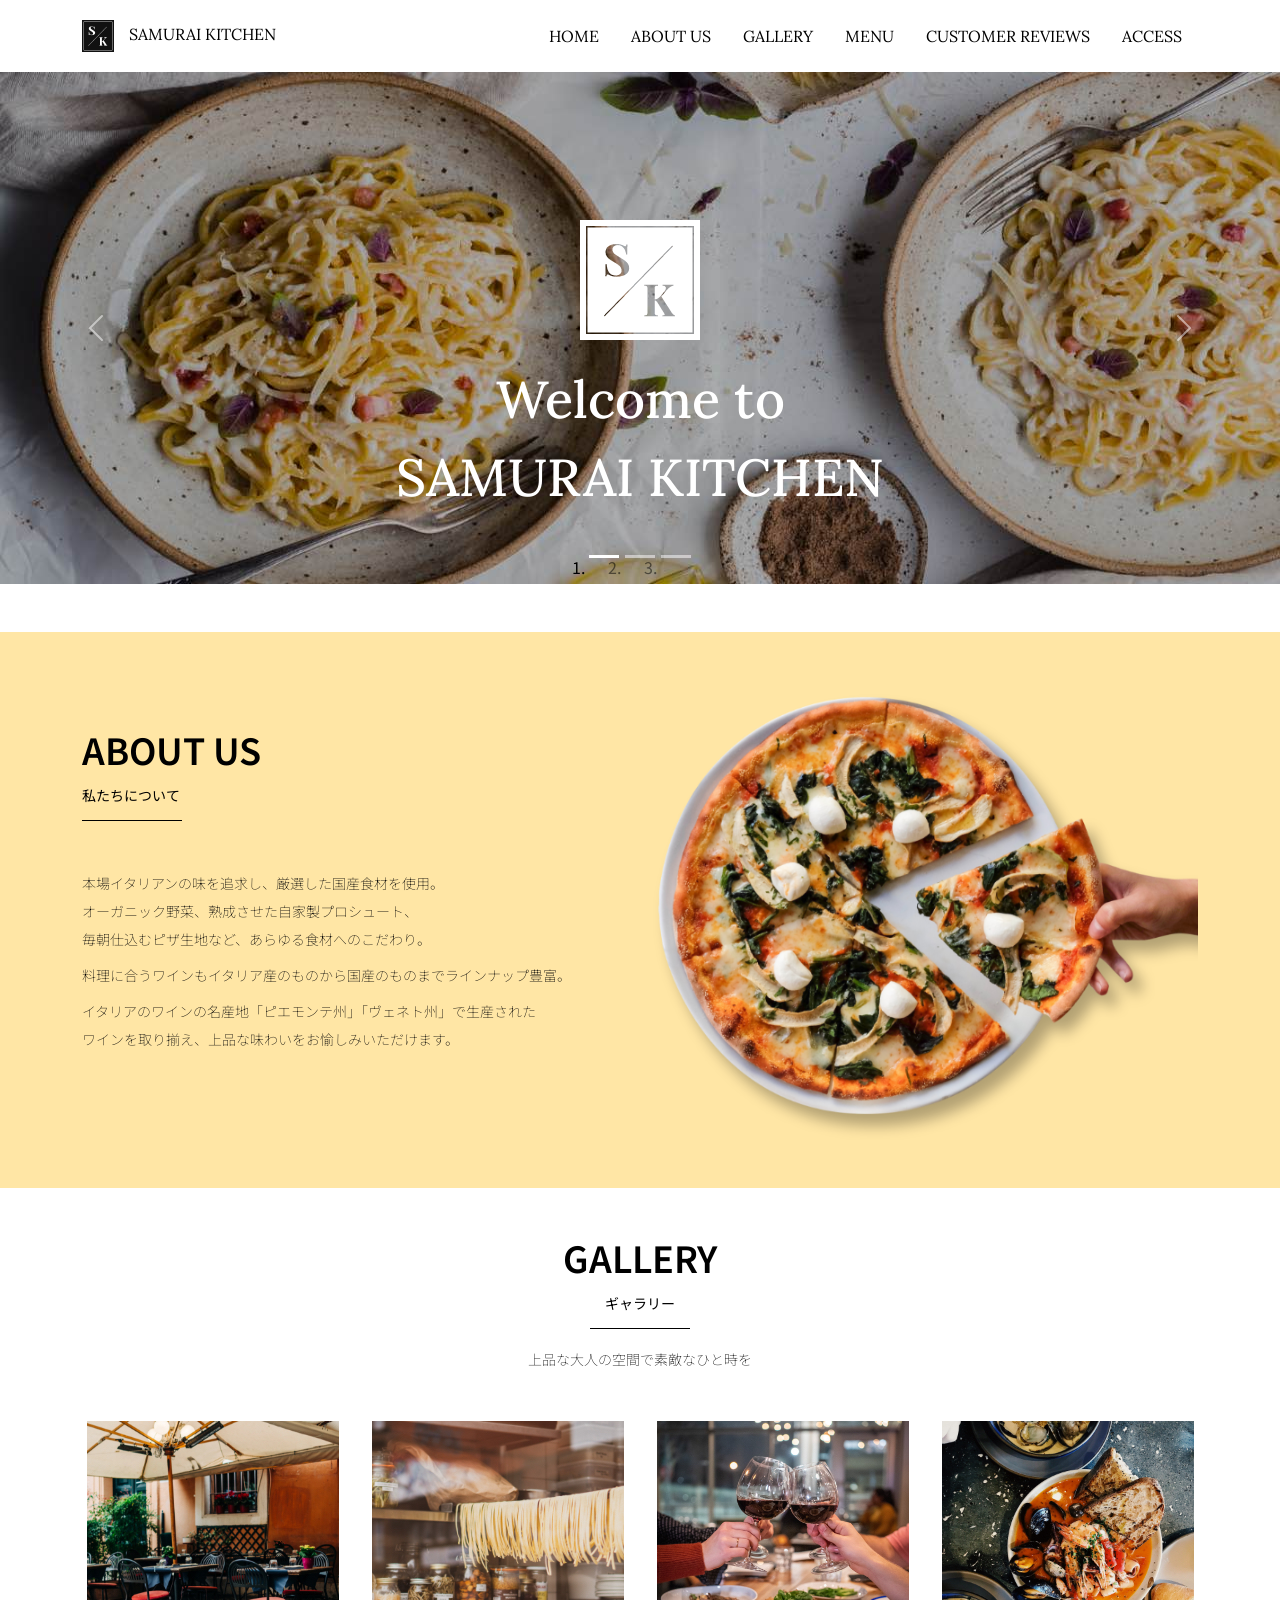
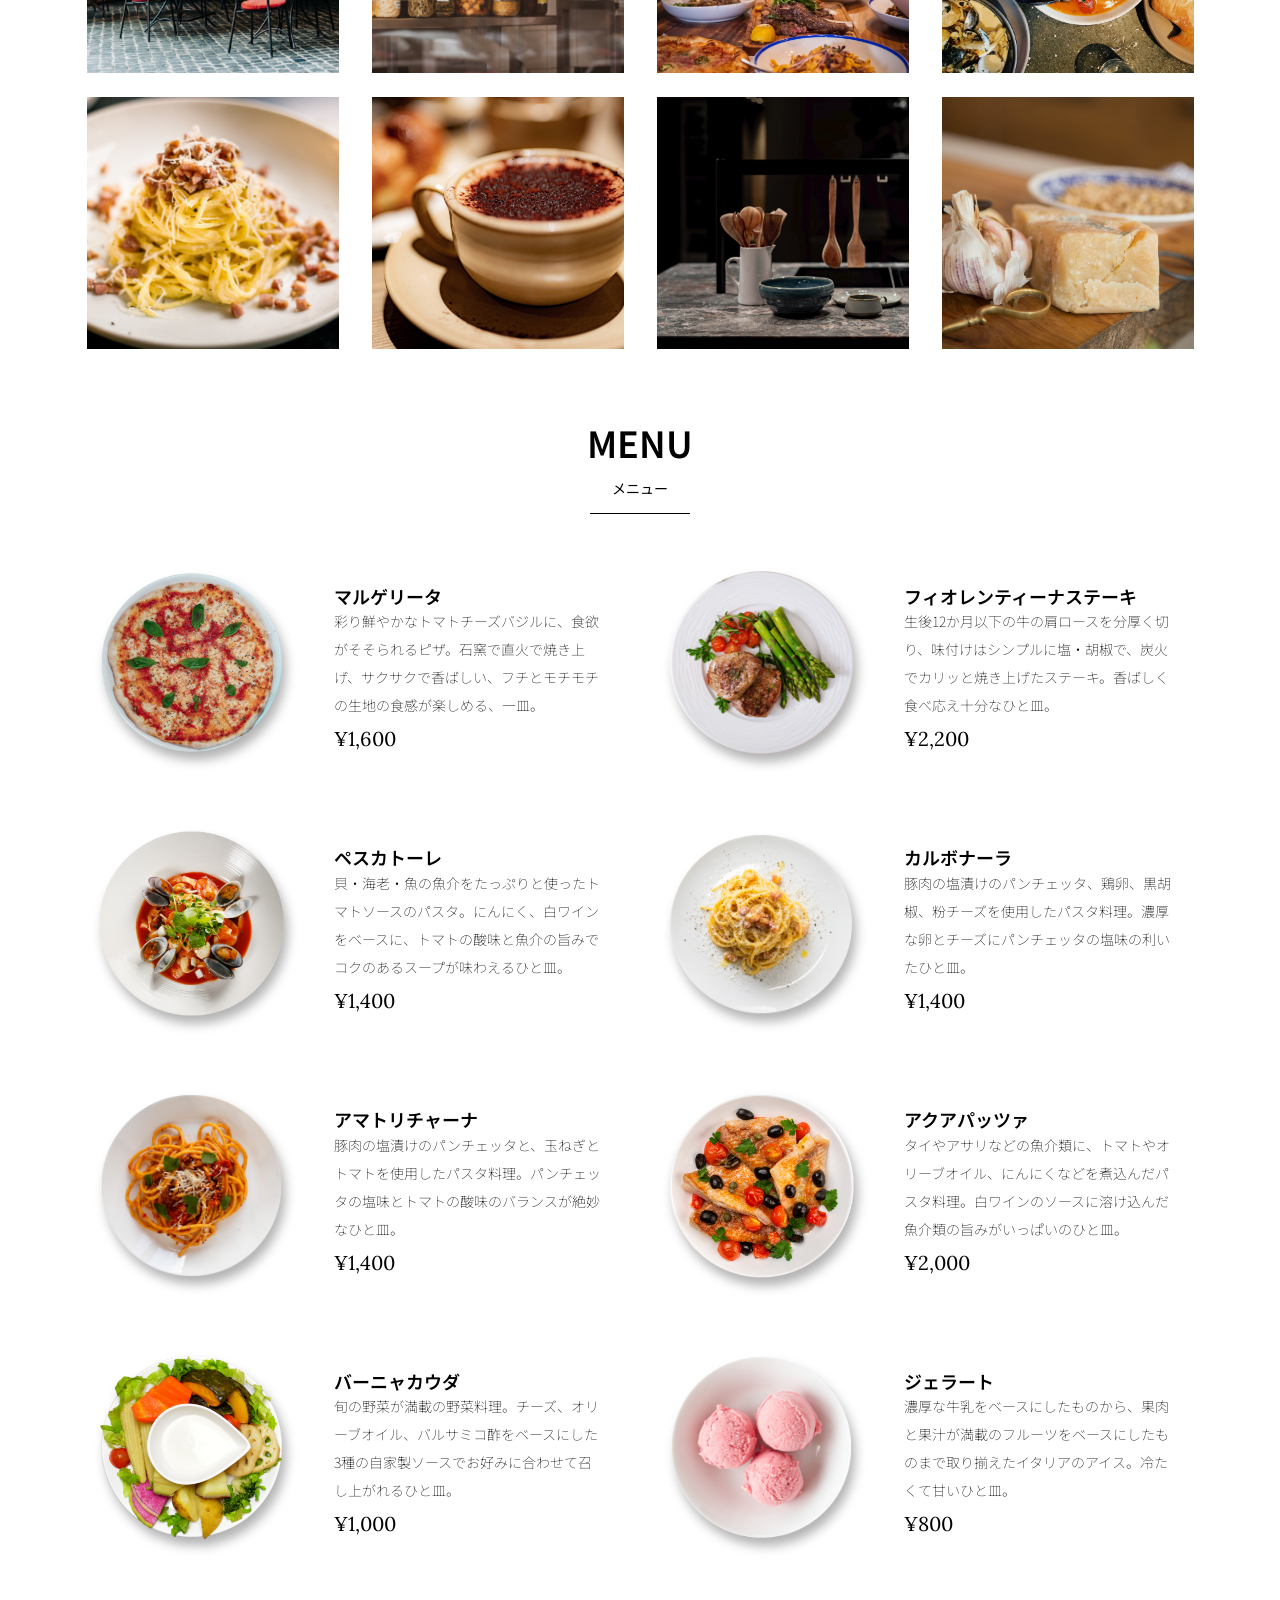
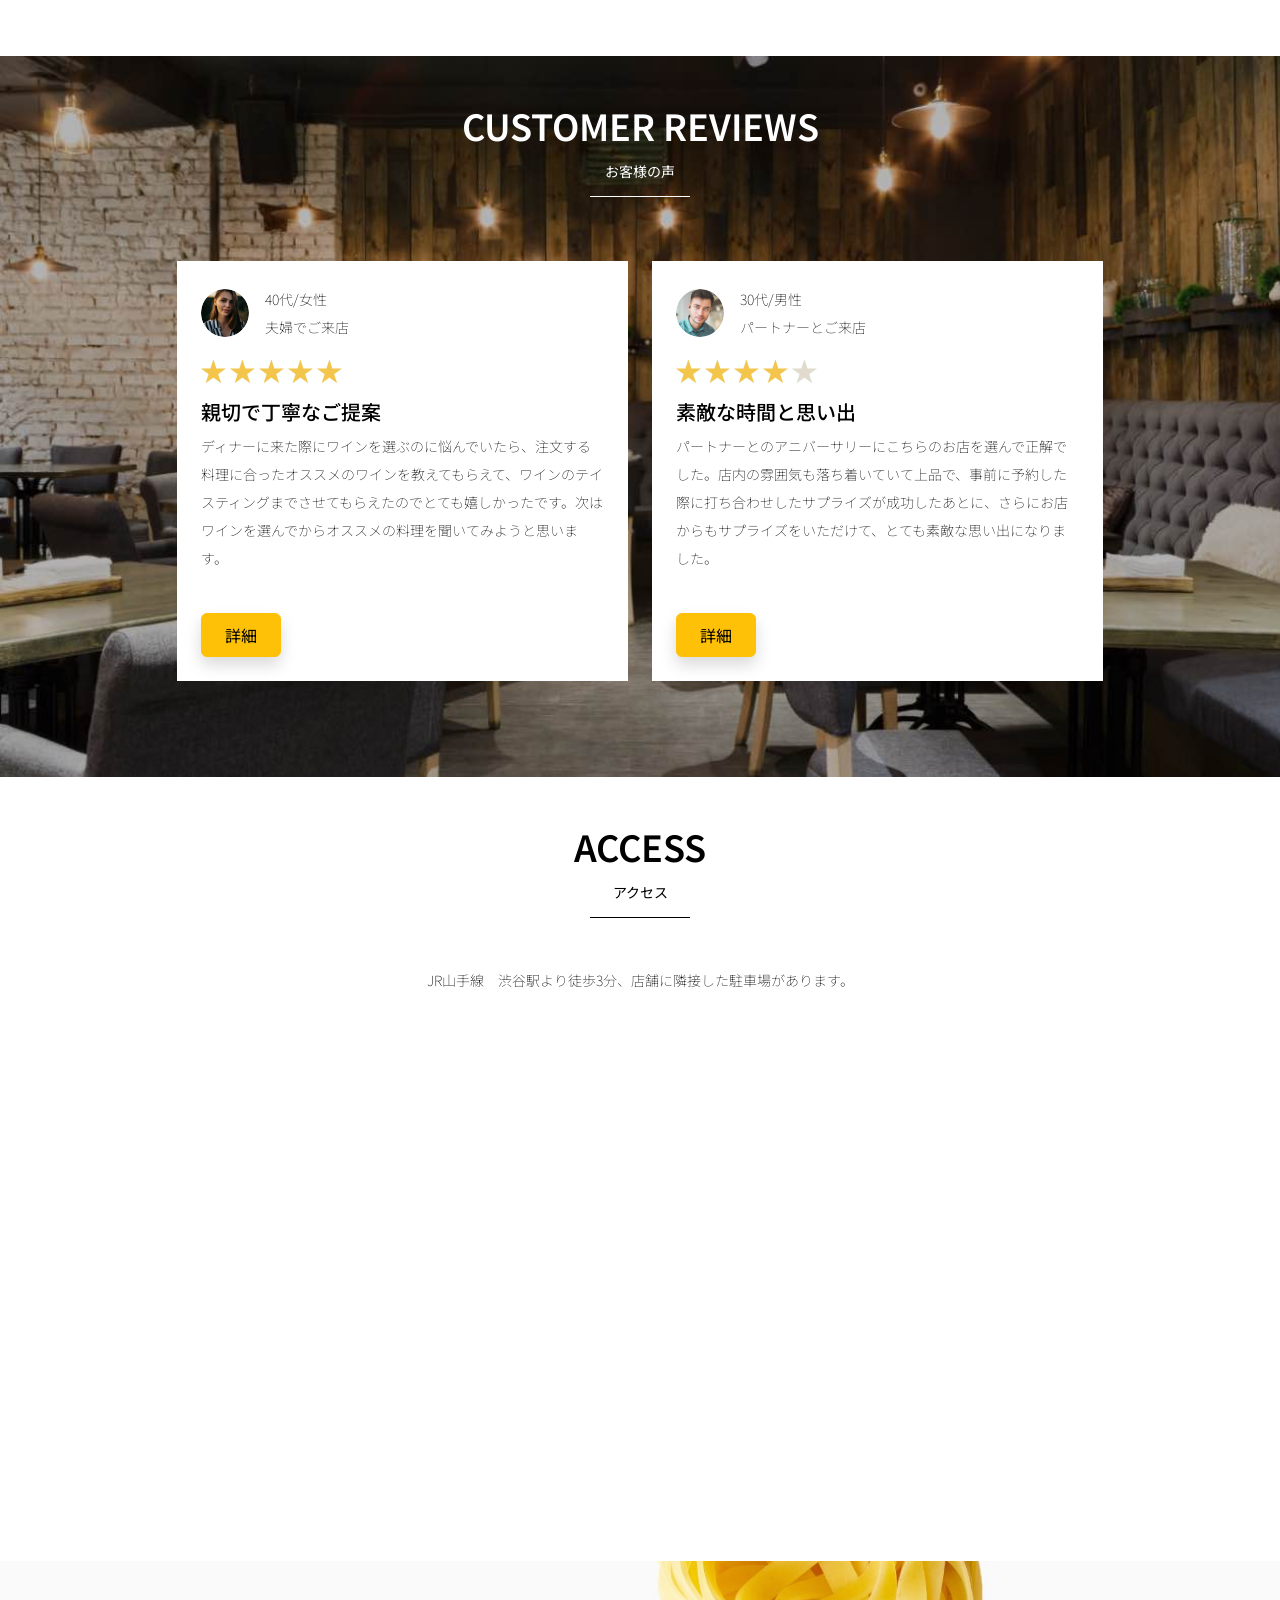
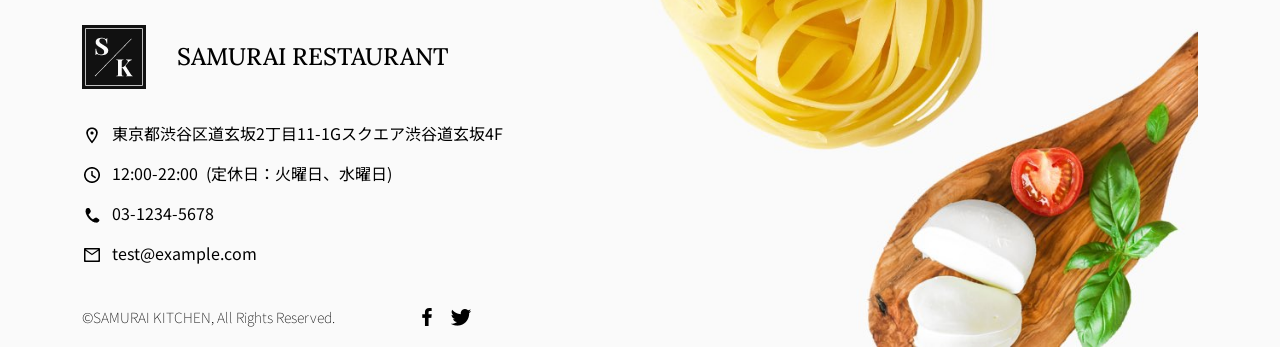
<file: kadai_tutorial_output/index.html>
<!DOCTYPE html>
<html lang="ja">

<head>
  <meta charset="UTF-8">
  <meta name="viewport" content="width=device-width, initial-scale=1.0">
  <title>SAMURAI KITCHEN</title>

  <!-- Google Fonts -->
  <link rel="preconnect" href="https://fonts.googleapis.com">
  <link rel="preconnect" href="https://fonts.gstatic.com" crossorigin>
  <link href="https://fonts.googleapis.com/css2?family=Lora:wght@400;600&family=Noto+Sans+JP:wght@100;400;600&display=swap" rel="stylesheet">

  <!-- Bootstrap CSS -->
  <link href="https://cdn.jsdelivr.net/npm/bootstrap@5.3.3/dist/css/bootstrap.min.css" rel="stylesheet">

  <!-- CSS -->
  <link rel="stylesheet" href="css/style.css">
</head>

<body>

  <!-- ナビゲーションバー開始 -->
  <nav class="navbar navbar-expand-lg">
    <div class="container">
      <a class="navbar-brand my_navbar_brand">
        <img class="img-fluid navbar_brand_logo" src="img/site_logo.png" alt="サイトアイコン"><span>SAMURAI KITCHEN</span>
      </a>
      <div class="navbar-toggler hamburger_menu" data-bs-toggle="collapse" data-bs-target="#navbarNav"
        aria-controls="navbarNav" aria-expanded="false" aria-label="Toggle navigation">
        <input type="checkbox" id="hamburger_btn_check">
        <label for="hamburger_btn_check" class="hamburger_btn">
          <img class="btn_open" src="img/button_open.png" alt="ナビゲーションバーのボタン">
          <img class="btn_close" src="img/button_close.png" alt="ナビゲーションバーのボタン">
        </label>
      </div>
      <div class="collapse navbar-collapse justify-content-end" id="navbarNav">
        <ul class="navbar-nav">
          <li class="nav-item px-2">
            <a class="nav-link my_nav_link my-2" aria-current="page" href="#">HOME</a>
          </li>

          <li class="nav-item px-2">
            <a class="nav-link my_nav_link my-2" href="#about">ABOUT US</a>
          </li>

          <li class="nav-item px-2">
            <a class="nav-link my_nav_link my-2" href="#gallery">GALLERY</a>
          </li>

          <li class="nav-item px-2">
            <a class="nav-link my_nav_link my-2" href="#menu">MENU</a>
          </li>

          <li class="nav-item px-2">
            <a class="nav-link my_nav_link my-2" href="#review">CUSTOMER REVIEWS</a>
          </li>

          <li class="nav-item px-2">
            <a class="nav-link my_nav_link my-2" href="#access">ACCESS</a>
          </li>

        </ul>
      </div>
    </div>
  </nav>
  <!-- ナビゲーションバー終了 -->

  <!-- カルーセル開始 -->
  <div id="myCarousel" class="carousel slide mb-5" data-bs-ride="carousel">
    <ol class="carousel-indicators">
      <li data-bs-target="#myCarousel" data-bs-slide-to="0" class="active"></li>
      <li data-bs-target="#myCarousel" data-bs-slide-to="1"></li>
      <li data-bs-target="#myCarousel" data-bs-slide-to="2"></li>
    </ol>

    <div class="carousel-inner">
      <div class="carousel-item active">
        <img src="img/slider-1.jpg" alt="SAMURAI KITCHEN-1">
        <div class="carousel-caption">
          <h1 class="my_carousel_caption">
            Welcome to<br>
            SAMURAI KITCHEN
          </h1>
        </div>
      </div>

      <div class="carousel-item">
        <img src="img/slider-2.jpg" alt="サンプル画像">
        <div class="carousel-caption">
          <h1 class="my_carousel_caption">
            The fabulous combination of&nbsp;wine&nbsp;and&nbsp;food
          </h1>
        </div>
      </div>

      <div class="carousel-item">
        <img src="img/slider-3.jpg" alt="サンプル画像">
        <div class="carousel-caption">
          <h1 class="my_carousel_caption">Get the Italian taste<br>
            at the SAMURAI&nbsp;KITCHEN
          </h1>
        </div>
      </div>

    </div>
    <a class="carousel-control-prev" href="#myCarousel" role="button" data-bs-slide="prev">
      <span class="carousel-control-prev-icon" aria-hidden="true"></span>
      <span class="visually-hidden">Previous</span>
    </a>

    <a class="carousel-control-next" href="#myCarousel" role="button" data-bs-slide="next">
      <span class="carousel-control-next-icon" aria-hidden="true"></span>
      <span class="visually-hidden">Next</span>
    </a>
  </div>
  <!-- カルーセル終了 -->

  <!-- アバウトセクション開始 -->
  <section class="about_us_bg" id="about">
    <div class="container py-5 mb-5">
      <div class="row">
        <div class="col-lg-6 text-left">
          <div class="py-5">
            <h2 class="section_title about mb-5">
              ABOUT US
            </h2>
            <p class="mb-2">
              本場イタリアンの味を追求し、厳選した国産食材を使用。<br>
              オーガニック野菜、熟成させた自家製プロシュート、<br>
              毎朝仕込むピザ生地など、あらゆる食材へのこだわり。<br>
            </p>
            <p class="mb-2">
              料理に合うワインもイタリア産のものから国産のものまでラインナップ豊富。<br>
            </p>
            <p class="mb-2">
              イタリアのワインの名産地「ピエモンテ州」「ヴェネト州」で生産された<br>
              ワインを取り揃え、上品な味わいをお愉しみいただけます。<br>
            </p>
          </div>
        </div>
        <div class="col-lg-6">
          <img src="img/img-about-us.png" class="img-fluid" alt="pizza">
        </div>
      </div>
    </div>
  </section>
  <!-- アバウトセクション終了 -->

  <!-- ギャラリーセクション開始 -->
  <section id="gallery">
    <div class="container mb-5">
      <h2 class="mb-3 section_title gallery text-center">GALLERY</h2>
      <p class="text-center mb-5">
        上品な大人の空間で素敵なひと時を
      </p>

      <div class="row">
        <div class="col-6 col-lg-3 mb-4 d-flex justify-content-center">
          <img class="img-fluid" src="img/gallery-1.jpg" alt="サンプル画像">
        </div>

        <div class="col-6 col-lg-3 mb-4 d-flex justify-content-center">
          <img class="img-fluid" src="img/gallery-2.jpg" alt="サンプル画像">
        </div>

        <div class="col-6 col-lg-3 mb-4 d-flex justify-content-center">
          <img class="img-fluid" src="img/gallery-3.jpg" alt="サンプル画像">
        </div>

        <div class="col-6 col-lg-3 mb-4 d-flex justify-content-center">
          <img class="img-fluid" src="img/gallery-4.jpg" alt="サンプル画像">
        </div>

        <div class="col-6 col-lg-3 mb-4 d-flex justify-content-center">
          <img class="img-fluid" src="img/gallery-5.jpg" alt="サンプル画像">
        </div>

        <div class="col-6 col-lg-3 mb-4 d-flex justify-content-center">
          <img class="img-fluid" src="img/gallery-6.jpg" alt="サンプル画像">
        </div>

        <div class="col-6 col-lg-3 mb-4 d-flex justify-content-center">
          <img class="img-fluid" src="img/gallery-7.jpg" alt="サンプル画像">
        </div>

        <div class="col-6 col-lg-3 mb-4 d-flex justify-content-center">
          <img class="img-fluid" src="img/gallery-8.jpg" alt="サンプル画像">
        </div>

      </div>
    </div>
  </section>
  <!-- ギャラリーセクション終了 -->

  <!-- メニューセクション -->
  <section id="menu">
    <div class="container">
      <div class="row">
        <div class="col-lg-12">
          <h2 class="section_title menu text-center mb-5">MENU</h2>
        </div>
      </div>
    </div>

    <div class="container mb-5">
      <div class="row">
        <div class="col-12 col-lg-6">
          <div class="row g-0 mb-4">
            <div class="col-12 col-lg-5 text-center">
              <img src="img/margherita.png" class="img-fluid" alt="マルゲリータ">
            </div>
            <div class="col-12 col-lg-7 p-4">
              <h4 class="mb-0 menu_title">マルゲリータ</h4>
              <p class="my-auto">彩り鮮やかなトマトチーズバジルに、食欲がそそられるピザ。石窯で直火で焼き上げ、サクサクで香ばしい、フチとモチモチの生地の食感が楽しめる、一皿。</p>
              <p class="menu_price">¥1,600</p>
            </div>
          </div>
        </div>

        <div class="col-12 col-lg-6">
          <div class="row g-0 mb-4">
            <div class="col-12 col-lg-5 text-center">
              <img src="img/steak.png" class="img-fluid" alt="フィオレンティーナステーキ">
            </div>
            <div class="col-12 col-lg-7 p-4">
              <h4 class="mb-0 menu_title">フィオレンティーナステーキ</h4>
              <p class="my-auto">生後12か月以下の牛の肩ロースを分厚く切り、味付けはシンプルに塩・胡椒で、炭火でカリッと焼き上げたステーキ。香ばしく食べ応え十分なひと皿。</p>
              <p class="menu_price">¥2,200</p>
            </div>
          </div>
        </div>

        <div class="col-12 col-lg-6">
          <div class="row g-0 mb-4">
            <div class="col-12 col-lg-5 text-center">
              <img src="img/pescatore.png" class="img-fluid" alt="ペスカトーレ">
            </div>
            <div class="col-12 col-lg-7 p-4">
              <h4 class="mb-0 menu_title">ペスカトーレ</h4>
              <p class="my-auto">貝・海老・魚の魚介をたっぷりと使ったトマトソースのパスタ。にんにく、白ワインをベースに、トマトの酸味と魚介の旨みでコクのあるスープが味わえるひと皿。</p>
              <p class="menu_price">¥1,400</p>
            </div>
          </div>
        </div>

        <div class="col-12 col-lg-6">
          <div class="row g-0 mb-4">
            <div class="col-12 col-lg-5 text-center">
              <img src="img/carbonara.png" class="img-fluid" alt="カルボナーラ">
            </div>
            <div class="col-12 col-lg-7 p-4">
              <h4 class="mb-0 menu_title">カルボナーラ</h4>
              <p class="my-auto">豚肉の塩漬けのパンチェッタ、鶏卵、黒胡椒、粉チーズを使用したパスタ料理。濃厚な卵とチーズにパンチェッタの塩味の利いたひと皿。</p>
              <p class="menu_price">¥1,400</p>
            </div>
          </div>
        </div>

        <div class="col-12 col-lg-6">
          <div class="row g-0 mb-4">
            <div class="col-12 col-lg-5 text-center">
              <img src="img/amatriciana.png" class="img-fluid" alt="アマトリチャーナ">
            </div>
            <div class="col-12 col-lg-7 p-4">
              <h4 class="mb-0 menu_title">アマトリチャーナ</h4>
              <p class="my-auto">豚肉の塩漬けのパンチェッタと、玉ねぎとトマトを使用したパスタ料理。パンチェッタの塩味とトマトの酸味のバランスが絶妙なひと皿。</p>
              <p class="menu_price">¥1,400</p>
            </div>
          </div>
        </div>

        <div class="col-12 col-lg-6">
          <div class="row g-0 mb-4">
            <div class="col-12 col-lg-5 text-center">
              <img src="img/acqua-pazza.png" class="img-fluid" alt="アクアパッツァ">
            </div>
            <div class="col-12 col-lg-7 p-4">
              <h4 class="mb-0 menu_title">アクアパッツァ</h4>
              <p class="my-auto">タイやアサリなどの魚介類に、トマトやオリーブオイル、にんにくなどを煮込んだパスタ料理。白ワインのソースに溶け込んだ魚介類の旨みがいっぱいのひと皿。</p>
              <p class="menu_price">¥2,000</p>
            </div>
          </div>
        </div>

        <div class="col-12 col-lg-6">
          <div class="row g-0 mb-4">
            <div class="col-12 col-lg-5 text-center">
              <img src="img/bagna-cauda.png" class="img-fluid" alt="バーニャカウダ">
            </div>
            <div class="col-12 col-lg-7 p-4">
              <h4 class="mb-0 menu_title">バーニャカウダ</h4>
              <p class="my-auto">旬の野菜が満載の野菜料理。チーズ、オリーブオイル、バルサミコ酢をベースにした3種の自家製ソースでお好みに合わせて召し上がれるひと皿。</p>
              <p class="menu_price">¥1,000</p>
            </div>
          </div>
        </div>

        <div class="col-12 col-lg-6">
          <div class="row g-0 mb-4">
            <div class="col-12 col-lg-5 text-center">
              <img src="img/gelato.png" class="img-fluid" alt="ジェラート">
            </div>
            <div class="col-12 col-lg-7 p-4">
              <h4 class="mb-0 menu_title">ジェラート</h4>
              <p class="my-auto">濃厚な牛乳をベースにしたものから、果肉と果汁が満載のフルーツをベースにしたものまで取り揃えたイタリアのアイス。冷たくて甘いひと皿。</p>
              <p class="menu_price">¥800</p>
            </div>
          </div>
        </div>
      </div>
    </div>
  </section>
  <!-- メニューセクション終了 -->

  <!-- レビューセクション開始 -->
  <section id="review">
    <div class="review_wrapper">
      <div class="container py-5 mb-5">
        <div class="text-center mb-5">
          <h2 class="section_title review text-center text-white">CUSTOMER REVIEWS</h2>
        </div>
        <div class="row pb-5 justify-content-center">
          <div class="col-12 col-lg-5 mt-3">
            <div class="bg-white h_420">
              <div class="p-4">
                <div class="d-flex align-items-center">
                  <img src="img/customer-woman.png" class="reviewer_img" alt="サンプル画像">
                  <div>
                    <p class="my-0">40代/女性</p>
                    <p class="my-0">夫婦でご来店</p>
                  </div>
                </div>
                <div class="my-3">
                  <img src="img/star-point.png" class="star_img" alt="star">
                  <img src="img/star-point.png" class="star_img" alt="star">
                  <img src="img/star-point.png" class="star_img" alt="star">
                  <img src="img/star-point.png" class="star_img" alt="star">
                  <img src="img/star-point.png" class="star_img" alt="star">
                </div>
                <h5>親切で丁寧なご提案</h5>
                <p>
                  ディナーに来た際にワインを選ぶのに悩んでいたら、注文する料理に合ったオススメのワインを教えてもらえて、ワインのテイスティングまでさせてもらえたのでとても嬉しかったです。次はワインを選んでからオススメの料理を聞いてみようと思います。
                </p>
                <button type="button" class="btn btn-warning shadow fix_bottom">詳細</button>
              </div>
            </div>
          </div>
          <div class="col-12 col-lg-5 mt-3">
            <div class="bg-white h_420">
              <div class="p-4">
                <div class="d-flex align-items-center">
                  <img src="img/customer-man.png" class="reviewer_img" alt="サンプル画像">
                  <div>
                    <p class="my-0">30代/男性</p>
                    <p class="my-0">パートナーとご来店</p>
                  </div>
                </div>
                <div class="my-3">
                  <img src="img/star-point.png" class="star_img" alt="star">
                  <img src="img/star-point.png" class="star_img" alt="star">
                  <img src="img/star-point.png" class="star_img" alt="star">
                  <img src="img/star-point.png" class="star_img" alt="star">
                  <img src="img/star-no-point.png" class="star_img" alt="no-star">
                </div>
                <h5>素敵な時間と思い出</h5>
                <p>
                  パートナーとのアニバーサリーにこちらのお店を選んで正解でした。店内の雰囲気も落ち着いていて上品で、事前に予約した際に打ち合わせしたサプライズが成功したあとに、さらにお店からもサプライズをいただけて、とても素敵な思い出になりました。
                </p>
                <button type="button" class="btn btn-warning shadow fix_bottom">詳細</button>
              </div>
            </div>
          </div>
        </div>
      </div>
    </div>
  </section>
  <!-- レビューセクション終了 -->

  <!-- アクセスセクション開始 -->
  <section id="access">
    <div class="container">

      <div class="row">
        <div class="col-lg-12 text-center mb-5">
          <h2 class="section_title text-center access mb-5">ACCESS</h2>
          <p>JR山手線　渋谷駅より徒歩3分、店舗に隣接した駐車場があります。</p>
        </div>
      </div>
    </div>

    <div class="container mb-5 px-2">
      <iframe
        src="https://www.google.com/maps/embed?pb=!1m18!1m12!1m3!1d12967.114087343349!2d139.687349334065!3d35.657827993593834!2m3!1f0!2f0!3f0!3m2!1i1024!2i768!4f1.1!3m3!1m2!1s0x6018f5209bb80c49%3A0x7abbc1a9d7d575eb!2z5qCq5byP5Lya56S-5L6N!5e0!3m2!1sja!2sjp!4v1623882550231!5m2!1sja!2sjp"
        class="w-100" style="height: 50vh;" loading="lazy"></iframe>
    </div>
  </section>
  <!-- アクセスセクション終了 -->

  <!-- フッター開始 -->
  <footer id="footer">
    <div class="container">
      <div class="row">
        <div class="col-12 col-lg-6 position-relative">
          <div class="row pt-5">
            <div class="col-lg-2 text-center my-3">
              <img class="img-fluid footer_brand_logo" src="img/site_logo.png" alt="サンプル画像">
            </div>
            <div class="col-lg-10 align-self-center my-3">
              <h2 class="m-0 footer_text">SAMURAI RESTAURANT</h2>
            </div>
          </div>

          <div class="restaurant_info py-3">
            <div class="d-flex mb-3">
              <img src="img/icon-Marker.png" alt="marker">
              <p class="p-0 m-0">東京都渋谷区道玄坂2丁目11-1Gスクエア渋谷道玄坂4F</p>
            </div>
            <div class="d-flex mb-3">
              <img src="img/icon-Clock.png" alt="clock">
              <p class="p-0 m-0">12:00-22:00&nbsp;&nbsp;(定休日：火曜日、水曜日)</p>
            </div>
            <div class="d-flex mb-3">
              <img src="img/icon-Phone.png" alt="phone">
              <p class="p-0 m-0">03-1234-5678</p>
            </div>
            <div class="d-flex mb-3">
              <img src="img/icon-Mail.png" alt="mail">
              <p class="p-0 m-0">test@example.com</p>
            </div>
          </div>

          <div class="copy_right align-items-center">
            <p>
              ©SAMURAI KITCHEN, All Rights Reserved.
            </p>
            <img src="img/icon-facebook.png" class="sns_img" alt="facebook">
            <img src="img/icon-twitter.png" class="sns_img" alt="twitter">
          </div>
        </div>

        <div class="col-12 col-lg-6 d-none d-lg-block">
          <img src="img/background-footer.jpg" class="img-fluid" alt="背景画像">
        </div>
      </div>
    </div>
  </footer>
  <!-- フッター終了 -->

  <!-- Bootstrap JavaScript -->
  <script src="https://cdn.jsdelivr.net/npm/bootstrap@5.3.3/dist/js/bootstrap.bundle.min.js"></script>

</body>

</html>
</file>
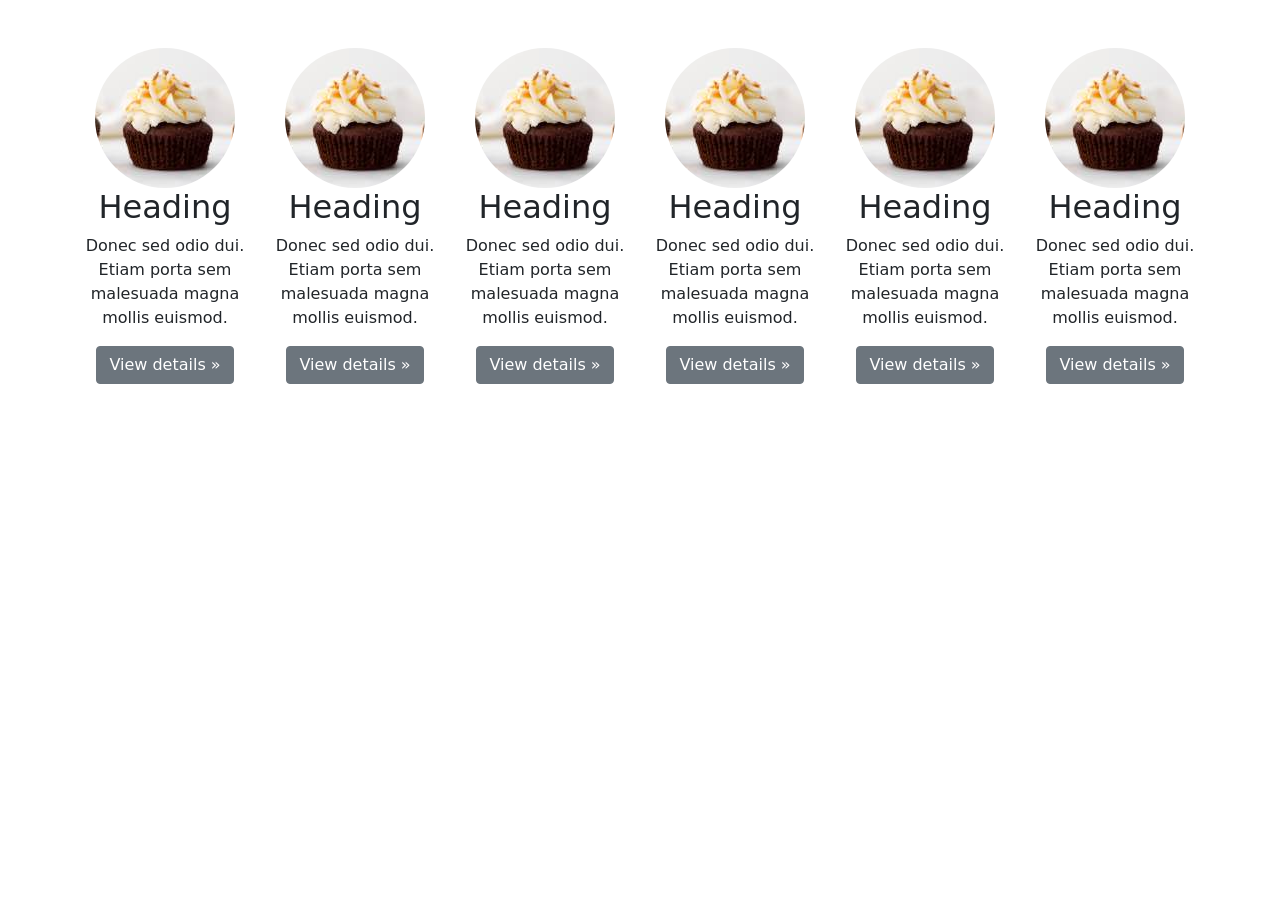
<file: kadai_005/index_for_student.html>
<!DOCTYPE html>
<html lang="ja">

<head>
  <meta charset="UTF-8">
  <meta name="viewport" content="width=device-width, initial-scale=1.0">
  <title>グリッドシステム課題</title>

  <link rel="stylesheet" href="dist/css/bootstrap.min.css">
</head>

<body>

  <main>

    <div class="container my-5">
      <div class="row">

        <div class="col-6 col-md-2 text-center">
          <img src="img/cake.jpg" class="rounded-circle img-fluid" alt="サンプル画像1">
          <h2>Heading</h2>
          <p>Donec sed odio dui. Etiam porta sem malesuada magna mollis euismod.</p>
          <p><a class="btn btn-secondary" href="#" role="button">View details &raquo;</a></p>
        </div>

        <div class="col-6 col-md-2 text-center">
          <img src="img/cake.jpg" class="rounded-circle img-fluid" alt="サンプル画像2">
          <h2>Heading</h2>
          <p>Donec sed odio dui. Etiam porta sem malesuada magna mollis euismod.</p>
          <p><a class="btn btn-secondary" href="#" role="button">View details &raquo;</a></p>
        </div>

        <div class="col-6 col-md-2 text-center">
          <img src="img/cake.jpg" class="rounded-circle img-fluid" alt="サンプル画像3">
          <h2>Heading</h2>
          <p>Donec sed odio dui. Etiam porta sem malesuada magna mollis euismod.</p>
          <p><a class="btn btn-secondary" href="#" role="button">View details &raquo;</a></p>
        </div>

        <div class="col-6 col-md-2 text-center">
          <img src="img/cake.jpg" class="rounded-circle img-fluid" alt="サンプル画像4">
          <h2>Heading</h2>
          <p>Donec sed odio dui. Etiam porta sem malesuada magna mollis euismod.</p>
          <p><a class="btn btn-secondary" href="#" role="button">View details &raquo;</a></p>
        </div>

        <div class="col-6 col-md-2 text-center">
          <img src="img/cake.jpg" class="rounded-circle img-fluid" alt="サンプル画像5">
          <h2>Heading</h2>
          <p>Donec sed odio dui. Etiam porta sem malesuada magna mollis euismod.</p>
          <p><a class="btn btn-secondary" href="#" role="button">View details &raquo;</a></p>
        </div>

        <div class="col-6 col-md-2 text-center">
          <img src="img/cake.jpg" class="rounded-circle img-fluid" alt="サンプル画像6">
          <h2>Heading</h2>
          <p>Donec sed odio dui. Etiam porta sem malesuada magna mollis euismod.</p>
          <p><a class="btn btn-secondary" href="#" role="button">View details &raquo;</a></p>
        </div>

      </div>
    </div>

  </main>

  <script src="dist/js/bootstrap.bundle.min.js"></script>
</body>

</html>
</file>
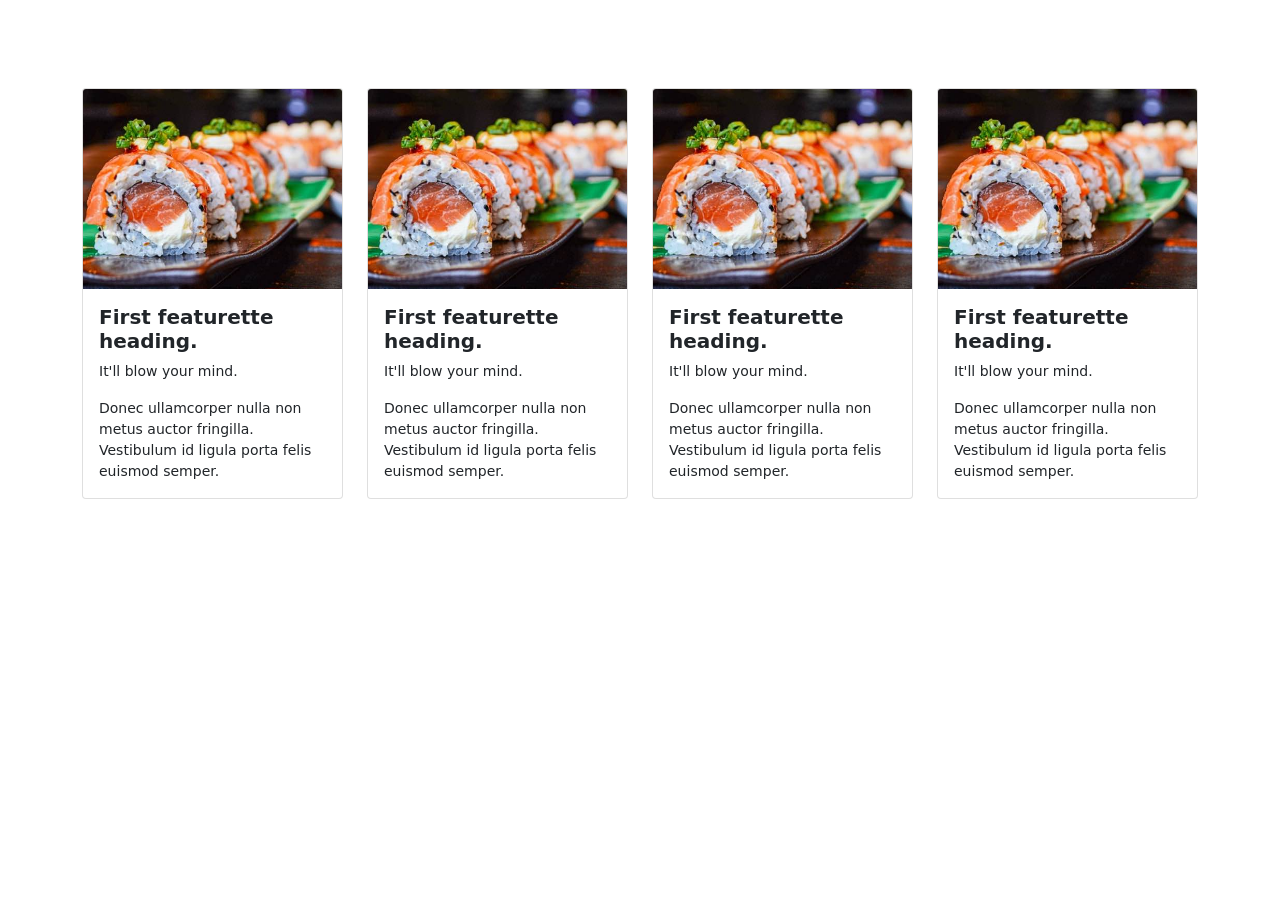
<file: kadai_006/index_for_student.html>
<!DOCTYPE html>
<html lang="ja">

<head>
  <meta charset="UTF-8">
  <meta name="viewport" content="width=device-width, initial-scale=1.0">
  <title>cardクラス課題</title>

  <link rel="stylesheet" href="dist/css/bootstrap.min.css">
  <link rel="stylesheet" href="carousel.css">
</head>

<body>

  <main>
    <div class="container my-5">

      <div class="row row-cols-1 row-cols-md-4 g-4">

        <div class="col">
          <div class="card h-100">
            <img src="img/sushi.jpg" class="card-img-top" alt="サンプル画像1">
            <div class="card-body">
              <h5 class="card-title">First featurette heading.</h5>
              <p class="card-text">It'll blow your mind.</p>
              <p class="card-text">
                Donec ullamcorper nulla non metus auctor fringilla.
                Vestibulum id ligula porta felis euismod semper.
              </p>
            </div>
          </div>
        </div>

        <div class="col">
          <div class="card h-100">
            <img src="img/sushi.jpg" class="card-img-top" alt="サンプル画像2">
            <div class="card-body">
              <h5 class="card-title">First featurette heading.</h5>
              <p class="card-text">It'll blow your mind.</p>
              <p class="card-text">
                Donec ullamcorper nulla non metus auctor fringilla.
                Vestibulum id ligula porta felis euismod semper.
              </p>
            </div>
          </div>
        </div>

        <div class="col">
          <div class="card h-100">
            <img src="img/sushi.jpg" class="card-img-top" alt="サンプル画像3">
            <div class="card-body">
              <h5 class="card-title">First featurette heading.</h5>
              <p class="card-text">It'll blow your mind.</p>
              <p class="card-text">
                Donec ullamcorper nulla non metus auctor fringilla.
                Vestibulum id ligula porta felis euismod semper.
              </p>
            </div>
          </div>
        </div>

        <div class="col">
          <div class="card h-100">
            <img src="img/sushi.jpg" class="card-img-top" alt="サンプル画像4">
            <div class="card-body">
              <h5 class="card-title">First featurette heading.</h5>
              <p class="card-text">It'll blow your mind.</p>
              <p class="card-text">
                Donec ullamcorper nulla non metus auctor fringilla.
                Vestibulum id ligula porta felis euismod semper.
              </p>
            </div>
          </div>
        </div>

      </div>

    </div>
  </main>

  <script src="dist/js/bootstrap.bundle.min.js"></script>
</body>

</html>
</file>
<file: kadai_tutorial_output/css/style.css>
/* ----------------------------------------------- 共通 */
html,
body {
  overflow-x: hidden;
}

body {
  color: #000000;
  font-family: 'Noto Sans JP', sans-serif;
  padding-bottom: 0;
  margin: 0;
}

p {
  line-height: 2.0em;
  font-weight: 100;
  font-style: normal;
  font-size: 14px;
}

.section_title {
  font-size: 36px;
  font-weight: 600;
}

.section_title::after {
  display: block;
  font-size: 14px;
  font-weight: 400;
  padding: 16px 0 16px;
  width: 100px;
  border-bottom: solid 1px #000000;
}

/* ----------------------------------------------- ナビゲーションメニュー */
.navbar_brand_logo {
  width: 32px;
  height: 32px;
  display: inline-block;
  margin-right: 15px;
}

.my_navbar_brand,
.my_nav_link {
  font-size: 16px;
  font-family: 'Lora', serif;
  color: #000000 !important;
}

.navbar-toggler {
  padding: 0 !important;
  border: none;
}

#hamburger_btn_check:checked~.hamburger_btn .btn_close {
  display: block;
}

#hamburger_btn_check:checked~.hamburger_btn .btn_open {
  display: none;
}

.btn_close {
  display: none;
}

#hamburger_btn_check {
  display: none;
}

/* ----------------------------------------------- カルーセル */
.my_carousel_caption {
  font-size: 52px;
  padding-top: 1.25rem;
  padding-bottom: 1.25rem;
  color: #fff;
  text-align: center;
  font-family: 'Lora', serif;
  line-height: 1.5em;
}

.my_carousel_caption::before {
  content: url(../img/logoSymbol_White.png);
  display: block;
}

@media screen and (max-width: 375px) {
  .my_carousel_caption {
    font-size: 27px;
  }
}

.carousel-item {
  height: 32rem;
}

.carousel-item > img {
  position: absolute;
  top: 0;
  left: 0;
  min-width: 100%;
  height: 32rem;
}

/* ----------------------------------------------- アバウト */
.about::after {
  content: "私たちについて";
}

.about_us_bg {
  background-color: #FFE6A5;
}

/* ----------------------------------------------- ギャラリー */
.gallery::after {
  content: "ギャラリー";
  margin: 0 auto 0;
}

/* ----------------------------------------------- メニュー */
.menu::after {
  content: "メニュー";
  margin: 0 auto 0;
}

.menu_title {
  font-size: 18px;
  font-weight: 600;
  font-style: normal;
}

.menu_price {
  font-size: 20px;
  font-weight: 400;
  font-family: 'Lora', serif;
}

/* ----------------------------------------------- レビュー */
.review_wrapper {
  background-image: url(../img/background-reviews.jpg);
  background-repeat: no-repeat;
  background-size: cover;
}

.review::after {
  content: "お客様の声";
  margin: 0 auto 0;
  border-bottom: solid 1px #FFFFFF;
}

.h_420 {
  height: 420px;
  position: relative;
}

.reviewer_img {
  width: 48px;
  height: 48px;
  border-radius: 50%;
  margin-right: 16px;
}

.star_img {
  width: 25px;
  height: 25px;
}

.fix_bottom {
  position: absolute;
  width: 80px;
  height: 44px;
  left: 24px;
  bottom: 24px;
}

/* ----------------------------------------------- アクセス */
.access::after {
  content: "アクセス";
  margin: 0 auto 0;
}

/* ----------------------------------------------- フッター */
#footer {
  background-color: #FAFAFA;
}

.copy_right {
  font-size: 14px;
  position: absolute;
  bottom: 1rem;
  left: 12px;
  display: flex;
}

.copy_right > p {
  margin-right: 5rem;
  margin-bottom: 0;
}

.copy_right > img.sns_img {
  height: 24px;
  width: 24px;
  margin-right: 10px;
  margin-top: 0;
}

.restaurant_info p {
  font-weight: 400;
  line-height: 1.5;
  font-size: 16px;
}

.restaurant_info img {
  width: 20px;
  height: 20px;
  margin-right: 10px;
  line-height: 1.5;
  margin-top: auto;
}

.footer_brand_logo {
  width: 64px;
  height: 64px;
  display: inline-block;
  margin-right: 15px;
}

.footer_text {
  font-size: 24px;
  font-family: 'Lora', serif;
}

@media screen and (max-width: 991px) {
  .footer_text,
  .copy_right {
    margin-top: 2rem;
    text-align: center;
    position: relative;
  }

  .copy_right > p,
  .copy_right > img {
    margin-right: 1rem;
    font-size: 14px;
    margin-top: 0;
    margin-bottom: 0;
    line-height: 35px;
  }
}
</file>
<file: kadai_006/carousel.css>
body {
  padding-top: 40px;
}

.card-img-top {
  height: 200px;
  object-fit: cover;
}

.card-title {
  font-weight: bold;
}

.card-text {
  font-size: 14px;
}
</file>
